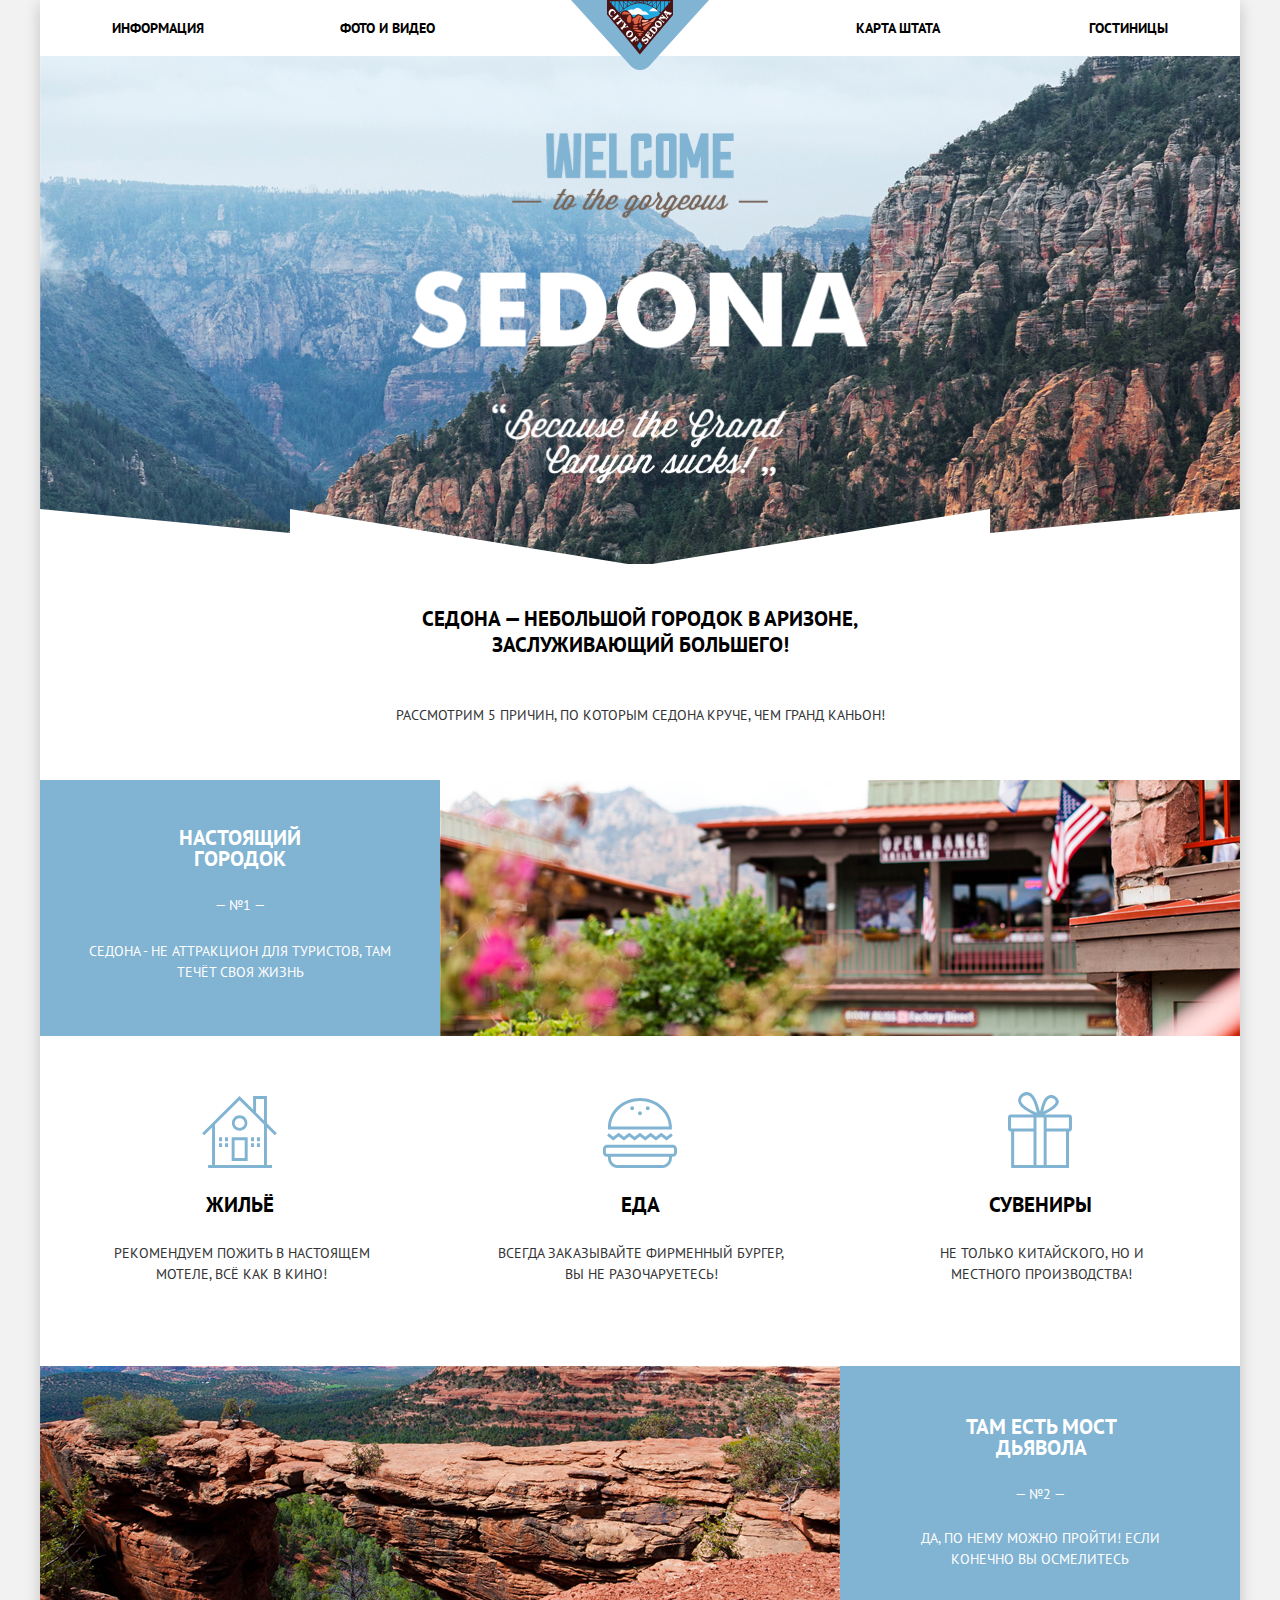
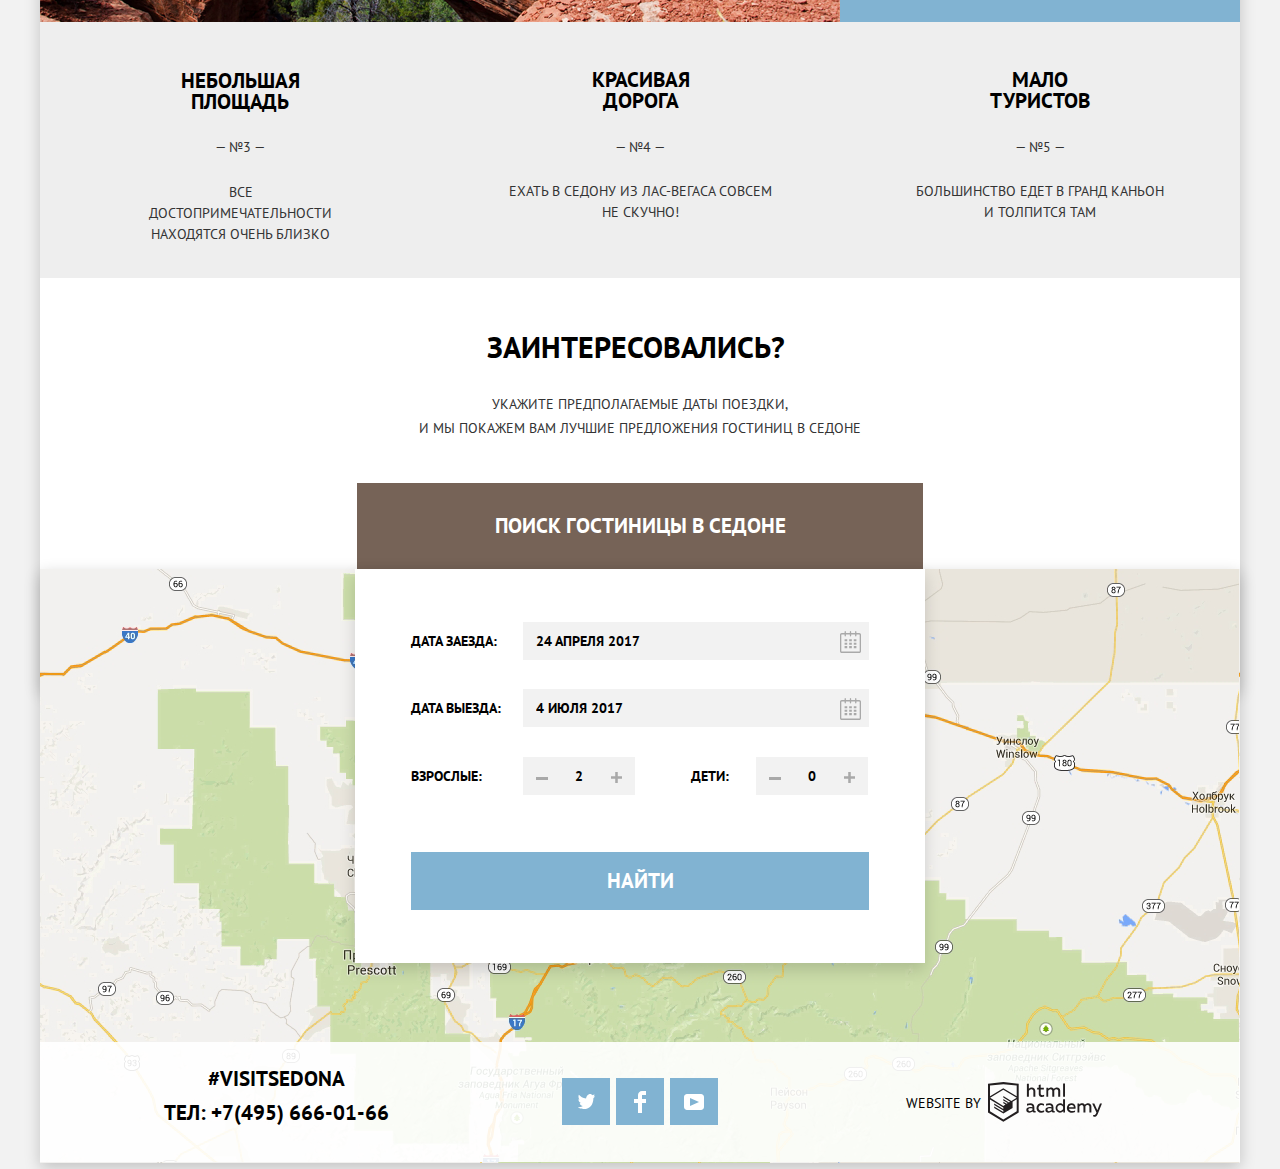
<file: index.html>
<!DOCTYPE html>
<html class="page" lang="ru">
  <head>
    <meta charset="UTF-8">
    <title>Седона</title>
    <link rel="icon" href="favicon.ico">
    <link rel="icon" href="img/favicon.svg" type="image/svg+xml">
    <link rel="apple-touch-icon" href="img/icon/180.png">
    <link rel="manifest" href="manifest.webmanifest">
    <link  rel="stylesheet" href="css/normalize.css">
    <link  rel="stylesheet" href="css/style-min.css">
    <link rel="stylesheet" href="https://fonts.googleapis.com/css?family=PT+Sans:400,700&display=swap;subset=latin,cyrillic">
  </head>
  <body class="page-body">
    <div class="container">
      <header class="main-header">
        <nav class="main-navigation">
          <a class="main-header-logo">
          <img src="img/logo.svg" width="138" height="70" alt="Логотип Седона">
          </a>
          <ul class="main-site-navigation">
            <li class="nav1"><a href="blank.html">Информация</a></li>
            <li class="nav2" ><a href="blank.html">Фото и видео</a></li>
            <li class="nav3"><a href="blank.html">Карта штата</a></li>
            <li class="nav4"><a href="catalog.html">Гостиницы</a></li>
          </ul>
        </nav>
      </header>
      <main class="content">
        <h1 class="visually-hidden">Седона городок в Аризоне</h1>
        <div class="welcome">
          <img class="welcome-to-sedona" src="img/welcome.png" alt="Добро пожаловать в Седону">
        </div>
        <section class="reasons">
          <div class=" headline">
            <h2 class="reasons-title">Рассмотрим 5 причин, по которым Седона круче, чем гранд каньон!</h2>
            <p class="reasons-title-desc"> Седона — небольшой городок в Аризоне, заслуживающий большего!</p>
          </div>
          <ol class="reasons-list">
            <li class="reasons-item-preview service-title1">
              <div class="text1">
                <h3 class="service-title">Настоящий городок </h3>
                <p class="reasons-item-lead1">— №1 —</p>
                <p class="reasons-item-lead"> Седона - не аттракцион для туристов, там<br> течёт своя жизнь</p>
              </div>
              <img class="foto-sedona" src="img/town.jpg" width="800" height="256" alt="фото городка Cедона">
              <ul class="service-list">
                <li class="service-item lodging icon1 ">
                  <h4 class="service-title">Жильё</h4>
                  <p class="service-lead">Рекомендуем пожить в настоящем мотеле, всё как в кино!</p>
                </li>
                <li class="service-item food icon2">
                  <h4 class="service-title">Еда</h4>
                  <p class="service-lead">Всегда заказывайте фирменный бургер, вы не разочаруетесь!</p>
                </li>
                <li class="service-item reminder icon3">
                  <h4 class="service-title">Сувениры</h4>
                  <p class="service-lead">Не только китайского, но и местного производства!</p>
                </li>
              </ul>
            </li>
            <li class="reasons-item-preview service-title2">
              <div class="text2">
                <h3 class="service-title">Там есть Мост дьявола</h3>
                <p class="reasons-item-lead1">— №2 —</p>
                <p class="reasons-item-lead2">Да, по нему можно пройти! Если конечно вы осмелитесь</p>
              </div>
              <img class="foto-bridge" src="img/bridge.jpg" width="800" height="256" alt="фото  Моста дьявола">
            </li>
            <li class="reasons-item">
              <h3 class="service-title  title1">небольшая площадь</h3>
              <p class="reasons-item-lead-gray">— №3 —</p>
              <p class="reasons-item-lead-gray item-lead">все достопримечательности находятся очень близко</p>
            </li>
            <li class="reasons-item">
              <h3 class="service-title title2">красивая дорога</h3>
              <p class="reasons-item-lead-gray">— №4 —</p>
              <p class="reasons-item-lead-gray item-lead2">ехать в седону из лас-вегаса совсем не скучно!</p>
            </li>
            <li class="reasons-item">
              <h3 class="service-title title3">мало туристов</h3>
              <p class="reasons-item-lead-gray">— №5 —</p>
              <p class="reasons-item-lead-gray item-lead3">большинство едет в гранд каньон и толпится там</p>
            </li>
          </ol>
        </section>
        <section class="appointment">
          <h2 class="appointment-title"> Заинтересовались?</h2>
          <p class="apointment-info">Укажите предполагаемые даты поездки, <br>
            и мы покажем вам лучшие предложения гостиниц в седоне
          </p>
          <div class="search-hotel">
            <button class="button button-search search-hotel1" type="button">ПОИСК ГОСТИНИЦЫ В  СЕДОНЕ </button>
            <form class="appointment-form" action="https://echo.htmlacademy.ru" method="POST">
              <p class="appointment-item-form date-in">
                <label for="appointment-date-in">Дата заездa:</label>
                <input id="appointment-date-in"  type="text" name="date-in" placeholder="24 апреля 2017">
                <button class="button-date" type="button">
                  <span class="visually-hidden">Date</span>
                  <svg width="21" height="23" viewBox="0 0 21 23" fill="none" xmlns="http://www.w3.org/2000/svg">
                    <path fill-rule="evenodd" clip-rule="evenodd" d="M16.406 3.02498H19.251C20.217 3.02498 21 3.84698 21 4.86198V21.164C21 22.179 20.217 23 19.251 23H1.75C0.784 23 0 22.179 0 21.164V4.86198C0 3.84698 0.784 3.02498 1.75 3.02498H4.593V1.64798C4.593 1.26698 4.887 0.958984 5.25 0.958984C5.612 0.958984 5.906 1.26698 5.906 1.64798V3.02498H9.844V1.64798C9.844 1.26698 10.138 0.958984 10.501 0.958984C10.862 0.958984 11.156 1.26698 11.156 1.64798V3.02498H15.094V1.64798C15.094 1.26698 15.387 0.958984 15.75 0.958984C16.112 0.958984 16.406 1.26698 16.406 1.64798V3.02498ZM19.5646 21.484C19.6466 21.3979 19.691 21.2828 19.688 21.164H19.689V4.86198C19.689 4.60898 19.493 4.40298 19.252 4.40298H16.407V5.78098C16.407 6.16198 16.113 6.46998 15.751 6.46998C15.388 6.46998 15.095 6.16198 15.095 5.78098V4.40298H11.157V5.78098C11.157 6.16198 10.863 6.46998 10.502 6.46998C10.139 6.46998 9.845 6.16198 9.845 5.78098V4.40298H5.907V5.78098C5.907 6.16198 5.613 6.46998 5.251 6.46998C4.888 6.46998 4.594 6.16198 4.594 5.78098V4.40298H1.75C1.50263 4.40953 1.30696 4.61458 1.312 4.86198V21.164C1.30696 21.4114 1.50263 21.6164 1.75 21.623H19.251C19.3698 21.6201 19.4826 21.5701 19.5646 21.484Z" fill="#A9A9A9"/>
                    <path fill-rule="evenodd" clip-rule="evenodd" d="M4.59399 9.2251H7.21899V11.2911H4.59399V9.2251ZM4.59399 12.6681H7.21899V14.7351H4.59399V12.6681ZM7.21899 16.1121H4.59399V18.1781H7.21899V16.1121ZM9.18799 16.1121H11.813V18.1781H9.18799V16.1121ZM11.813 12.6681H9.18799V14.7351H11.813V12.6681ZM9.18799 9.2251H11.813V11.2911H9.18799V9.2251ZM16.406 16.1121H13.781V18.1781H16.406V16.1121ZM13.781 12.6681H16.406V14.7351H13.781V12.6681ZM16.406 9.2251H13.781V11.2911H16.406V9.2251Z" fill="#A9A9A9"/>
                  </svg>
                </button>
              </p>
              <p class="appointment-item-form date-of">
                <label for="appointment-date-of">Дата выезда:</label>
                <input id="appointment-date-of" type="text" name="date-of" placeholder="4 июля 2017">
                <button class="button-date" type="button">
                  <span class="visually-hidden">Date</span>
                  <svg width="21" height="23" viewBox="0 0 21 23" fill="none" xmlns="http://www.w3.org/2000/svg">
                    <path fill-rule="evenodd" clip-rule="evenodd" d="M16.406 3.02498H19.251C20.217 3.02498 21 3.84698 21 4.86198V21.164C21 22.179 20.217 23 19.251 23H1.75C0.784 23 0 22.179 0 21.164V4.86198C0 3.84698 0.784 3.02498 1.75 3.02498H4.593V1.64798C4.593 1.26698 4.887 0.958984 5.25 0.958984C5.612 0.958984 5.906 1.26698 5.906 1.64798V3.02498H9.844V1.64798C9.844 1.26698 10.138 0.958984 10.501 0.958984C10.862 0.958984 11.156 1.26698 11.156 1.64798V3.02498H15.094V1.64798C15.094 1.26698 15.387 0.958984 15.75 0.958984C16.112 0.958984 16.406 1.26698 16.406 1.64798V3.02498ZM19.5646 21.484C19.6466 21.3979 19.691 21.2828 19.688 21.164H19.689V4.86198C19.689 4.60898 19.493 4.40298 19.252 4.40298H16.407V5.78098C16.407 6.16198 16.113 6.46998 15.751 6.46998C15.388 6.46998 15.095 6.16198 15.095 5.78098V4.40298H11.157V5.78098C11.157 6.16198 10.863 6.46998 10.502 6.46998C10.139 6.46998 9.845 6.16198 9.845 5.78098V4.40298H5.907V5.78098C5.907 6.16198 5.613 6.46998 5.251 6.46998C4.888 6.46998 4.594 6.16198 4.594 5.78098V4.40298H1.75C1.50263 4.40953 1.30696 4.61458 1.312 4.86198V21.164C1.30696 21.4114 1.50263 21.6164 1.75 21.623H19.251C19.3698 21.6201 19.4826 21.5701 19.5646 21.484Z" fill="#A9A9A9"/>
                    <path fill-rule="evenodd" clip-rule="evenodd" d="M4.59399 9.2251H7.21899V11.2911H4.59399V9.2251ZM4.59399 12.6681H7.21899V14.7351H4.59399V12.6681ZM7.21899 16.1121H4.59399V18.1781H7.21899V16.1121ZM9.18799 16.1121H11.813V18.1781H9.18799V16.1121ZM11.813 12.6681H9.18799V14.7351H11.813V12.6681ZM9.18799 9.2251H11.813V11.2911H9.18799V9.2251ZM16.406 16.1121H13.781V18.1781H16.406V16.1121ZM13.781 12.6681H16.406V14.7351H13.781V12.6681ZM16.406 9.2251H13.781V11.2911H16.406V9.2251Z" fill="#A9A9A9"/>
                  </svg>
                </button>
              </p>
              <p class="appointment-item-figure adultse-children">
                <label for="appointment-adultse">Взрослые:</label>
                <button class="button-minus" type="button">
                  <span class="visually-hidden">-</span>
                  <svg width="12" height="3" viewBox="0 0 12 3" fill="none" xmlns="http://www.w3.org/2000/svg">
                    <rect width="12" height="3" fill="#A9A9A9"/>
                  </svg>
                </button>
                <input id="appointment-adultse" type="text" name="number-ads" placeholder="2">
                <button class="button-plus" type="button">
                  <span class="visually-hidden">+</span>
                  <svg width="11" height="11" viewBox="0 0 11 11" fill="none" xmlns="http://www.w3.org/2000/svg">
                    <path fill-rule="evenodd" clip-rule="evenodd" d="M4.23086 6.76932V11H6.76932V6.76932H11V4.23086H6.76932V0H4.23085V4.23086H0V6.76932H4.23086Z" fill="#A9A9A9"/>
                  </svg>
                </button>
                <label for="appointment-children">Дети:</label>
                <button class="button-minus"  type="button">
                  <span class="visually-hidden">-</span>
                  <svg width="12" height="3" viewBox="0 0 12 3" fill="none" xmlns="http://www.w3.org/2000/svg">
                    <rect width="12" height="3" fill="#A9A9A9"/>
                  </svg>
                </button>
                <input id="appointment-children" type="text" name="number-child" placeholder="0">
                <button class="button-plus"  type="button">
                  <span class="visually-hidden">+</span>
                  <svg width="11" height="11" viewBox="0 0 11 11" fill="none" xmlns="http://www.w3.org/2000/svg">
                    <path fill-rule="evenodd" clip-rule="evenodd" d="M4.23086 6.76932V11H6.76932V6.76932H11V4.23086H6.76932V0H4.23085V4.23086H0V6.76932H4.23086Z" fill="#A9A9A9"/>
                  </svg>
                </button>
              </p>
              <button class="button-find button-search" type="submit">Найти</button>
            </form>
          </div>
        </section>
        <section class="main-map">
          <div class="map-img">
            <h2 class="visually-hidden">Как нас найти?</h2>
            <p class="visually-hidden">Карта Седона</p>
            <iframe src="https://www.google.com/maps/embed?pb=!1m18!1m12!1m3!1d52385.135657476916!2d-111.83015810420495!3d34.85444381570011!2m3!1f0!2f0!3f0!3m2!1i1024!2i768!4f13.1!3m3!1m2!1s0x872da132f942b00d%3A0x5548c523fa6c8efd!2z0KHQtdC00L7QvdCwLCDQkNGA0LjQt9C-0L3QsCA4NjMzNiwg0KHQqNCQ!5e0!3m2!1sru!2sua!4v1615973491815!5m2!1sru!2sua" width="1200" height="594" style="border:0;" allowfullscreen="" loading="lazy"></iframe>
          </div>
        </section>
      </main>
      <footer class="main-footer">
        <div class="footer-look">
          <section class="footer-contacts">
            <h2> #VISITSEDONA</h2>
            <p> Тел:<a class="footer-phone" href="tel:+74956660166"> +7(495) 666-01-66</a>  </p>
          </section>
          <section class="footer-social">
            <h2 class="visually-hidden">Мы в соцсетях</h2>
            <ul>
              <li>
                <a class="social-button" href="#">
                  <span class="visually-hidden">Twitter</span>
                  <svg width="17" height="17" viewBox="0 0 17 17" fill="none" xmlns="http://www.w3.org/2000/svg">
                    <path d="M10.95 1.14403C12.635 0.648028 13.934 1.41403 14.527 2.32303C15.2 2.09203 15.858 1.84203 16.538 1.61503C16.5249 2.30139 16.2117 2.94755 15.681 3.38303C16.366 3.55303 16.985 2.89203 16.985 2.89203C16.816 3.89203 15.979 4.68003 15.422 4.91603C15.191 11.666 12.247 16.133 5.34498 15.998H4.89898C4.48898 15.998 0.734977 15.538 0.000976562 14.111C2.27198 14.307 3.89398 13.689 4.69398 12.934C3.73398 12.634 2.01498 12.457 1.71498 9.98403C2.06398 10.09 2.27898 10.212 2.90498 10.103C1.70498 9.24703 0.373977 8.53003 0.447977 6.33003C0.732977 6.65803 1.51498 6.86603 1.78798 6.80203C1.08498 6.56103 -0.182023 3.44203 0.893977 1.85003C2.71198 3.70403 4.62898 5.45603 8.04598 5.62303C8.25398 3.33003 9.18298 1.79303 10.95 1.14403Z" fill="white"/>
                  </svg>
                </a>
              </li>
              <li>
                <a class="social-button" href="#">
                  <span class="visually-hidden">Fasebook</span>
                  <svg width="12" height="22" viewBox="0 0 12 22" fill="none" xmlns="http://www.w3.org/2000/svg">
                    <path d="M12 4V0H8C5.79086 0 4 1.79086 4 4V8H0V12H4V22H8V12H12V8H8V4H12Z" fill="white"/>
                  </svg>
                </a>
              </li>
              <li>
                <a class="social-button" href="#">
                  <span class="visually-hidden">YouTube</span>
                  <svg width="20" height="16" viewBox="0 0 20 16" fill="none" xmlns="http://www.w3.org/2000/svg">
                    <path fill-rule="evenodd" clip-rule="evenodd" d="M3 0H17C18.65 0 20 1.35 20 3V13C20 14.65 18.65 16 17 16H3C1.35 16 0 14.65 0 13V3C0 1.35 1.35 0 3 0ZM6.027 4.002V11.998L15.014 8L6.027 4.002Z" fill="white"/>
                  </svg>
                </a>
              </li>
            </ul>
          </section>
          <section class="footer-copyright">
            <h2 class="visually-hidden">Разработано в htmlacademy</h2>
            <p class="by">Website by</p>
            <a class="web-by" href="https://htmlacademy.ru">
              <svg width="115" height="41" viewBox="0 0 115 41" fill="none" xmlns="http://www.w3.org/2000/svg">
                <path fill-rule="evenodd" clip-rule="evenodd" d="M15.5197 1.05737H15.3509L0 2.71895V31.4945L15.3509 40.8382L30.7018 31.4945V2.71895L15.5197 1.05737ZM77.0183 2.62185H75.0876V15.7311H77.0183V2.62185ZM40.8619 2.63264V7.76843C41.6131 6.9864 42.6386 6.5436 43.7105 6.53843C44.6823 6.47908 45.6329 6.84495 46.3253 7.54479C47.0177 8.24462 47.3866 9.21244 47.3399 10.2068V15.7634H45.367V10.4658C45.4231 9.94897 45.2754 9.43059 44.9566 9.02553C44.6377 8.62047 44.174 8.36218 43.6683 8.3079H43.3518C42.3456 8.36979 41.4321 8.9295 40.9041 9.80764V15.7634H38.8995V2.63264H40.8619ZM77.0183 31.4837H75.2775V30.0595C74.4828 31.1353 73.23 31.7538 71.9119 31.7211C69.4751 31.5528 67.5825 29.4822 67.5825 26.9845C67.5825 24.4867 69.4751 22.4162 71.9119 22.2479C73.1195 22.2052 74.2818 22.7203 75.0771 23.6505V18.3205H77.0183V31.4837ZM47.0656 30.0595C47.263 30.0515 47.4583 30.0152 47.6459 29.9516V31.3866C47.2482 31.5404 46.826 31.6172 46.4009 31.6132C45.6482 31.6769 44.9394 31.2429 44.639 30.5342C43.7036 31.31 42.5302 31.7227 41.3261 31.6995C39.733 31.6995 38.256 30.804 38.256 28.9482C38.256 26.65 40.3661 25.9379 42.1702 25.9379C42.9402 25.9505 43.707 26.0408 44.4596 26.2076V25.884C44.4596 24.805 43.6578 23.9742 42.1491 23.9742C41.0585 23.9764 39.9804 24.2116 38.9839 24.6647V22.8305C40.0678 22.451 41.204 22.2506 42.3495 22.2371C44.8394 22.2371 46.3693 23.4455 46.3693 26.1753V29.4121C46.3546 29.5668 46.401 29.721 46.4981 29.8406C46.5951 29.9601 46.7349 30.035 46.8862 30.0487H47.0656V30.0595ZM40.2711 28.8403C40.298 29.229 40.4761 29.5905 40.7655 29.844C41.055 30.0974 41.4317 30.2217 41.8115 30.189H41.9275C42.8819 30.1906 43.7973 29.8022 44.4702 29.11V27.5779C43.842 27.4414 43.2026 27.3655 42.5605 27.3513C41.5055 27.3513 40.2817 27.7074 40.2817 28.8403H40.2711ZM56.0229 22.9384C55.1962 22.4632 54.2596 22.2246 53.3115 22.2479H52.9422C51.7332 22.2873 50.5891 22.8166 49.7619 23.7192C48.9347 24.6218 48.4923 25.8236 48.5321 27.06V27.5024C48.6957 30.0004 50.805 31.8921 53.2482 31.7318C54.2519 31.7555 55.2477 31.5452 56.1601 31.1168V29.2718C55.3769 29.7215 54.4945 29.9591 53.5963 29.9624C52.5199 30.0288 51.4963 29.4793 50.9385 28.5356C50.3806 27.5918 50.3806 26.4095 50.9385 25.4658C51.4963 24.522 52.5199 23.9725 53.5963 24.039C54.461 24.0357 55.3066 24.2989 56.0229 24.7942V22.9384ZM66.1514 30.0595C66.3488 30.0515 66.5441 30.0152 66.7317 29.9516V31.3866C66.334 31.5404 65.9118 31.6172 65.4867 31.6132C64.734 31.6769 64.0252 31.2429 63.7248 30.5342C62.7894 31.31 61.616 31.7227 60.4119 31.6995C58.8188 31.6995 57.3417 30.804 57.3417 28.9482C57.3417 26.65 59.4518 25.9379 61.256 25.9379C62.0259 25.9505 62.7928 26.0408 63.5454 26.2076V25.884C63.5454 24.805 62.7436 23.9742 61.2349 23.9742C60.1443 23.9764 59.0662 24.2116 58.0697 24.6647V22.8305C59.1536 22.451 60.2897 22.2506 61.4353 22.2371C63.9252 22.2371 65.455 23.4455 65.455 26.1753V29.4121C65.4404 29.5668 65.4868 29.721 65.5838 29.8406C65.6809 29.9601 65.8207 30.035 65.972 30.0487H66.1514V30.0595ZM59.855 29.8481C59.5632 29.5943 59.3837 29.2311 59.3569 28.8403H59.378C59.378 27.7074 60.5385 27.3513 61.6569 27.3513C62.299 27.3655 62.9383 27.4414 63.5665 27.5779V29.11C62.8937 29.8022 61.9782 30.1906 61.0239 30.189H60.9078C60.5263 30.2247 60.1469 30.1019 59.855 29.8481ZM69.3271 26.9305C69.3271 25.2859 70.6308 23.9526 72.239 23.9526L72.2601 24.0066C73.4742 24.0066 74.5742 24.7382 75.0665 25.8732V28.0311C74.5856 29.1871 73.4673 29.9296 72.239 29.9084C70.6308 29.9084 69.3271 28.5752 69.3271 26.9305ZM83.3486 22.2479C86.8408 22.2479 88.0541 25.1395 87.4844 27.7397H80.922C81.1436 29.3582 82.6839 30.0163 84.2876 30.0163C85.2509 30.0196 86.2027 29.8021 87.0729 29.3797V31.1061C86.0736 31.5421 84.9939 31.7519 83.9078 31.7211C81.2385 31.7211 78.8963 30.189 78.8963 26.9521C78.8362 25.7502 79.2482 24.5736 80.0408 23.6841C80.8334 22.7945 81.9408 22.2658 83.1165 22.2155H83.3486V22.2479ZM80.8693 26.1753C80.9704 24.8237 82.1216 23.8104 83.4436 23.9095H83.4858C84.1064 23.8531 84.7196 24.08 85.1612 24.5295C85.6028 24.979 85.8275 25.6051 85.7752 26.24H80.8693V26.1753ZM89.489 31.4621V22.4961H91.2298V23.575C91.9777 22.7197 93.041 22.2229 94.1628 22.2047C95.2951 22.1328 96.3712 22.7163 96.9482 23.7153C97.7407 22.8335 98.8477 22.3161 100.018 22.2803C100.952 22.2327 101.859 22.6011 102.507 23.2901C103.154 23.9792 103.478 24.9213 103.394 25.8732V31.4837H101.39V25.9271C101.437 25.4734 101.306 25.0191 101.024 24.6647C100.743 24.3104 100.336 24.0852 99.8917 24.039H99.6174C98.7512 24.0941 97.9525 24.536 97.4335 25.2474V31.4837H95.4289V25.9271C95.4728 25.47 95.3357 25.0139 95.0481 24.6611C94.7606 24.3082 94.3467 24.088 93.8991 24.0497H93.6881C92.7466 24.1344 91.8915 24.6449 91.3564 25.4416V31.5161H89.5312L89.489 31.4621ZM113.977 22.4745H111.972L109.324 29.2718L106.306 22.4853H104.196L108.417 31.5484L108.237 32.0016C107.72 33.3611 107.003 34.0516 106.053 34.0516C105.75 34.0548 105.447 34.0112 105.156 33.9221V35.6161C105.536 35.7125 105.926 35.7632 106.317 35.7671C107.646 35.7671 108.902 35.0226 109.851 32.6813L113.977 22.4745ZM52.689 6.78658V3.54974L50.7266 4.01369V6.73264H49.144V8.49132H50.7899V12.9905C50.7231 13.817 51.0244 14.6301 51.61 15.2038C52.1955 15.7775 53.0028 16.0505 53.8073 15.9468C54.5996 15.9535 55.3875 15.8259 56.139 15.5692V13.8429C55.5727 14.0781 54.9672 14.199 54.356 14.199C53.2165 14.199 52.689 13.8105 52.689 12.6237V8.5129H55.8541V6.78658H52.689ZM58.3862 15.7526V6.75421H60.1376V7.83316C60.8811 6.97655 61.9403 6.476 63.0601 6.45211C64.1624 6.38099 65.2146 6.93142 65.8032 7.88711C66.5958 7.00534 67.7028 6.48794 68.8734 6.45211C69.8138 6.41462 70.7233 6.79859 71.364 7.50353C72.0046 8.20846 72.3126 9.16418 72.2073 10.1205V15.7418H70.2028V10.1853C70.2499 9.73151 70.1184 9.27721 69.8373 8.92287C69.5561 8.56853 69.1485 8.34334 68.7046 8.29711H68.4619C67.5957 8.35228 66.797 8.7942 66.278 9.50553V15.7418H64.2734V10.1853C64.3206 9.73151 64.1891 9.27721 63.9079 8.92287C63.6268 8.56853 63.2191 8.34334 62.7752 8.29711H62.5326C61.5911 8.38181 60.736 8.89229 60.2009 9.68895V15.7634H58.3862V15.7526ZM28.6972 30.3033L28.7078 30.2968L28.6972 30.3184V30.3033ZM28.6972 18.3205V30.3033L15.3509 38.4321L2.00459 30.3184V18.5147L15.2876 26.6068V28.0311L6.18257 22.5284V23.9418L15.3404 29.5632V31.0629L6.19312 25.4955V26.9521L15.3509 32.5734L24.5826 26.9197V20.8129L28.6972 18.3205ZM28.7078 16.7776L25.0362 18.9355L23.3482 20.0145L15.3087 15.0837V16.4971L22.156 20.7266L22.0083 20.8237L20.9532 21.4063L15.2876 17.9537V19.3995L19.761 22.1184L18.706 22.8413L15.3298 20.7913V22.2047L17.5454 23.5426L15.2982 24.9021L2.11009 16.864L15.3087 8.72869L28.7078 16.7776ZM15.2876 7.27211L28.7078 15.3534V4.56395L15.3615 3.12895L2.01514 4.56395V15.3534L15.2876 7.27211Z" fill="#231F20"/>
              </svg>
            </a>
          </section>
        </div>
      </footer>
    </div>
  </body>
</html>
</file>
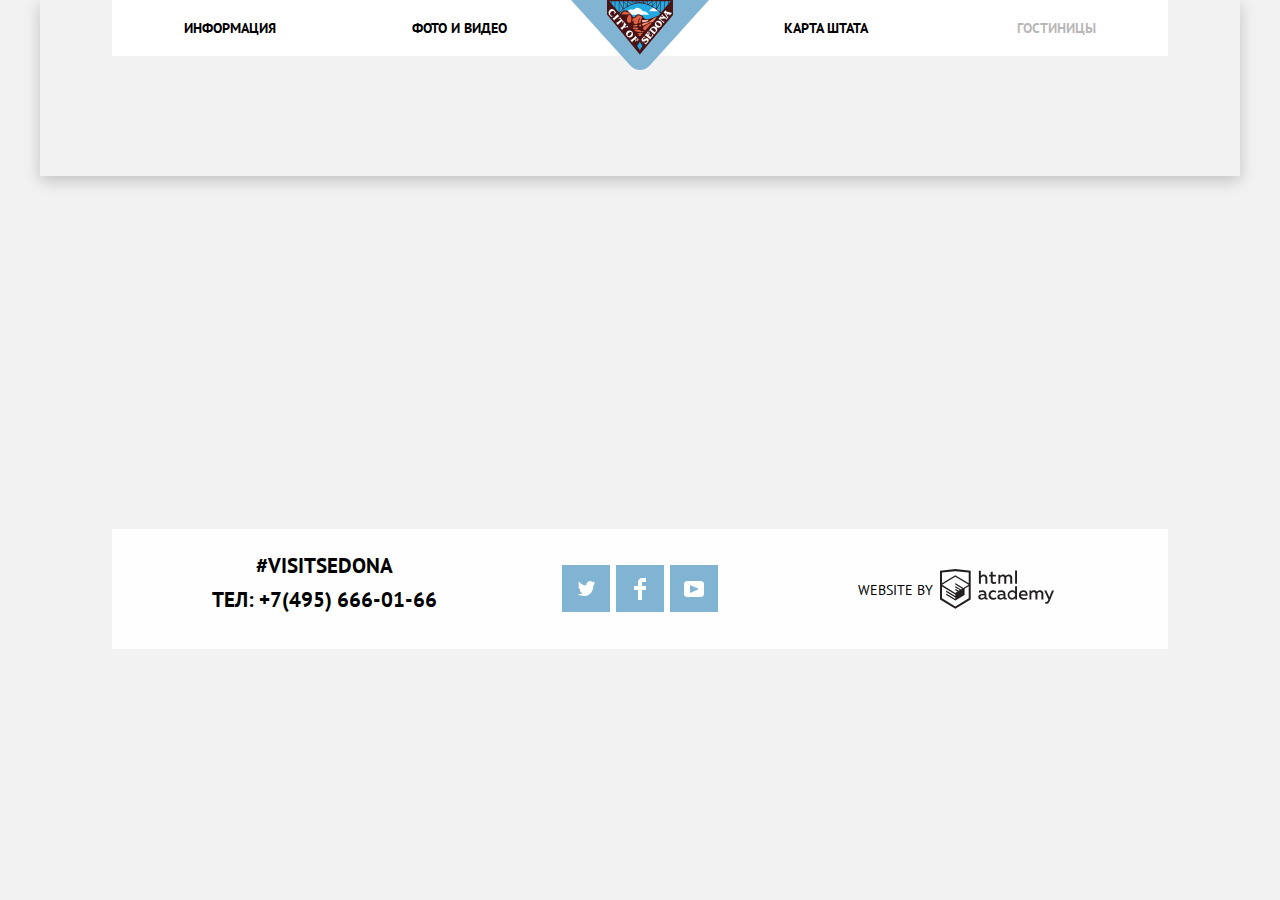
<file: blank.html>
<!DOCTYPE html>
<html class="page" lang="ru">
  <head>
    <meta charset="UTF-8">
    <title>Седона</title>
    <link rel="icon" href="favicon.ico">
    <link rel="icon" href="img/favicon.svg" type="image/svg+xml">
    <link rel="apple-touch-icon" href="img/icon/180.png">
    <link rel="manifest" href="manifest.webmanifest">
    <link  rel="stylesheet" href="css/normalize.css">
    <link  rel="stylesheet" href="css/style-min.css">
    <link rel="stylesheet" href="https://fonts.googleapis.com/css?family=PT+Sans:400,700&display=swap;subset=latin,cyrillic">
  </head>
  <body class="page-body">
    <div class="container">
      <header class="main-header">
        <nav class="main-navigation">
          <a class="main-header-logo" href="index.html">
          <img src="img/logo.svg" width="138" height="70" alt="Логотип Седона">
          </a>
          <ul class="main-site-navigation">
            <li><a href="blank.html">Информация</a></li>
            <li><a href="blank.html">Фото и видео</a></li>
            <li><a href="blank.html">Карта штата</a></li>
            <li class="active"><a>Гостиницы</a></li>
          </ul>
        </nav>
      </header>

      <footer class="main-footer">
        <div class="footer-look">
          <section class="footer-contacts">
            <h2> #VISITSEDONA</h2>
            <p> Тел:<a class="footer-phone" href="tel:+74956660166"> +7(495) 666-01-66</a>  </p>
          </section>
          <section class="footer-social">
            <h2 class="visually-hidden">Мы в соцсетях</h2>
            <ul>
              <li>
                <a class="social-button" href="#">
                  <span class="visually-hidden">Twitter</span>
                  <svg width="17" height="17" viewBox="0 0 17 17" fill="none" xmlns="http://www.w3.org/2000/svg">
                    <path d="M10.95 1.14403C12.635 0.648028 13.934 1.41403 14.527 2.32303C15.2 2.09203 15.858 1.84203 16.538 1.61503C16.5249 2.30139 16.2117 2.94755 15.681 3.38303C16.366 3.55303 16.985 2.89203 16.985 2.89203C16.816 3.89203 15.979 4.68003 15.422 4.91603C15.191 11.666 12.247 16.133 5.34498 15.998H4.89898C4.48898 15.998 0.734977 15.538 0.000976562 14.111C2.27198 14.307 3.89398 13.689 4.69398 12.934C3.73398 12.634 2.01498 12.457 1.71498 9.98403C2.06398 10.09 2.27898 10.212 2.90498 10.103C1.70498 9.24703 0.373977 8.53003 0.447977 6.33003C0.732977 6.65803 1.51498 6.86603 1.78798 6.80203C1.08498 6.56103 -0.182023 3.44203 0.893977 1.85003C2.71198 3.70403 4.62898 5.45603 8.04598 5.62303C8.25398 3.33003 9.18298 1.79303 10.95 1.14403Z" fill="white"/>
                  </svg>
                </a>
              </li>
              <li>
                <a class="social-button" href="#">
                  <span class="visually-hidden">Fasebook</span>
                  <svg width="12" height="22" viewBox="0 0 12 22" fill="none" xmlns="http://www.w3.org/2000/svg">
                    <path d="M12 4V0H8C5.79086 0 4 1.79086 4 4V8H0V12H4V22H8V12H12V8H8V4H12Z" fill="white"/>
                  </svg>
                </a>
              </li>
              <li>
                <a class="social-button" href="#">
                  <span class="visually-hidden">YouTube</span>
                  <svg width="20" height="16" viewBox="0 0 20 16" fill="none" xmlns="http://www.w3.org/2000/svg">
                    <path fill-rule="evenodd" clip-rule="evenodd" d="M3 0H17C18.65 0 20 1.35 20 3V13C20 14.65 18.65 16 17 16H3C1.35 16 0 14.65 0 13V3C0 1.35 1.35 0 3 0ZM6.027 4.002V11.998L15.014 8L6.027 4.002Z" fill="white"/>
                  </svg>
                </a>
              </li>
            </ul>
          </section>
          <section class="footer-copyright">
            <h2 class="visually-hidden">Разработано в htmlacademy</h2>
            <p class="by">Website by</p>
            <a class="web-by" href="https://htmlacademy.ru">
              <svg width="115" height="41" viewBox="0 0 115 41" fill="none" xmlns="http://www.w3.org/2000/svg">
                <path fill-rule="evenodd" clip-rule="evenodd" d="M15.5197 1.05737H15.3509L0 2.71895V31.4945L15.3509 40.8382L30.7018 31.4945V2.71895L15.5197 1.05737ZM77.0183 2.62185H75.0876V15.7311H77.0183V2.62185ZM40.8619 2.63264V7.76843C41.6131 6.9864 42.6386 6.5436 43.7105 6.53843C44.6823 6.47908 45.6329 6.84495 46.3253 7.54479C47.0177 8.24462 47.3866 9.21244 47.3399 10.2068V15.7634H45.367V10.4658C45.4231 9.94897 45.2754 9.43059 44.9566 9.02553C44.6377 8.62047 44.174 8.36218 43.6683 8.3079H43.3518C42.3456 8.36979 41.4321 8.9295 40.9041 9.80764V15.7634H38.8995V2.63264H40.8619ZM77.0183 31.4837H75.2775V30.0595C74.4828 31.1353 73.23 31.7538 71.9119 31.7211C69.4751 31.5528 67.5825 29.4822 67.5825 26.9845C67.5825 24.4867 69.4751 22.4162 71.9119 22.2479C73.1195 22.2052 74.2818 22.7203 75.0771 23.6505V18.3205H77.0183V31.4837ZM47.0656 30.0595C47.263 30.0515 47.4583 30.0152 47.6459 29.9516V31.3866C47.2482 31.5404 46.826 31.6172 46.4009 31.6132C45.6482 31.6769 44.9394 31.2429 44.639 30.5342C43.7036 31.31 42.5302 31.7227 41.3261 31.6995C39.733 31.6995 38.256 30.804 38.256 28.9482C38.256 26.65 40.3661 25.9379 42.1702 25.9379C42.9402 25.9505 43.707 26.0408 44.4596 26.2076V25.884C44.4596 24.805 43.6578 23.9742 42.1491 23.9742C41.0585 23.9764 39.9804 24.2116 38.9839 24.6647V22.8305C40.0678 22.451 41.204 22.2506 42.3495 22.2371C44.8394 22.2371 46.3693 23.4455 46.3693 26.1753V29.4121C46.3546 29.5668 46.401 29.721 46.4981 29.8406C46.5951 29.9601 46.7349 30.035 46.8862 30.0487H47.0656V30.0595ZM40.2711 28.8403C40.298 29.229 40.4761 29.5905 40.7655 29.844C41.055 30.0974 41.4317 30.2217 41.8115 30.189H41.9275C42.8819 30.1906 43.7973 29.8022 44.4702 29.11V27.5779C43.842 27.4414 43.2026 27.3655 42.5605 27.3513C41.5055 27.3513 40.2817 27.7074 40.2817 28.8403H40.2711ZM56.0229 22.9384C55.1962 22.4632 54.2596 22.2246 53.3115 22.2479H52.9422C51.7332 22.2873 50.5891 22.8166 49.7619 23.7192C48.9347 24.6218 48.4923 25.8236 48.5321 27.06V27.5024C48.6957 30.0004 50.805 31.8921 53.2482 31.7318C54.2519 31.7555 55.2477 31.5452 56.1601 31.1168V29.2718C55.3769 29.7215 54.4945 29.9591 53.5963 29.9624C52.5199 30.0288 51.4963 29.4793 50.9385 28.5356C50.3806 27.5918 50.3806 26.4095 50.9385 25.4658C51.4963 24.522 52.5199 23.9725 53.5963 24.039C54.461 24.0357 55.3066 24.2989 56.0229 24.7942V22.9384ZM66.1514 30.0595C66.3488 30.0515 66.5441 30.0152 66.7317 29.9516V31.3866C66.334 31.5404 65.9118 31.6172 65.4867 31.6132C64.734 31.6769 64.0252 31.2429 63.7248 30.5342C62.7894 31.31 61.616 31.7227 60.4119 31.6995C58.8188 31.6995 57.3417 30.804 57.3417 28.9482C57.3417 26.65 59.4518 25.9379 61.256 25.9379C62.0259 25.9505 62.7928 26.0408 63.5454 26.2076V25.884C63.5454 24.805 62.7436 23.9742 61.2349 23.9742C60.1443 23.9764 59.0662 24.2116 58.0697 24.6647V22.8305C59.1536 22.451 60.2897 22.2506 61.4353 22.2371C63.9252 22.2371 65.455 23.4455 65.455 26.1753V29.4121C65.4404 29.5668 65.4868 29.721 65.5838 29.8406C65.6809 29.9601 65.8207 30.035 65.972 30.0487H66.1514V30.0595ZM59.855 29.8481C59.5632 29.5943 59.3837 29.2311 59.3569 28.8403H59.378C59.378 27.7074 60.5385 27.3513 61.6569 27.3513C62.299 27.3655 62.9383 27.4414 63.5665 27.5779V29.11C62.8937 29.8022 61.9782 30.1906 61.0239 30.189H60.9078C60.5263 30.2247 60.1469 30.1019 59.855 29.8481ZM69.3271 26.9305C69.3271 25.2859 70.6308 23.9526 72.239 23.9526L72.2601 24.0066C73.4742 24.0066 74.5742 24.7382 75.0665 25.8732V28.0311C74.5856 29.1871 73.4673 29.9296 72.239 29.9084C70.6308 29.9084 69.3271 28.5752 69.3271 26.9305ZM83.3486 22.2479C86.8408 22.2479 88.0541 25.1395 87.4844 27.7397H80.922C81.1436 29.3582 82.6839 30.0163 84.2876 30.0163C85.2509 30.0196 86.2027 29.8021 87.0729 29.3797V31.1061C86.0736 31.5421 84.9939 31.7519 83.9078 31.7211C81.2385 31.7211 78.8963 30.189 78.8963 26.9521C78.8362 25.7502 79.2482 24.5736 80.0408 23.6841C80.8334 22.7945 81.9408 22.2658 83.1165 22.2155H83.3486V22.2479ZM80.8693 26.1753C80.9704 24.8237 82.1216 23.8104 83.4436 23.9095H83.4858C84.1064 23.8531 84.7196 24.08 85.1612 24.5295C85.6028 24.979 85.8275 25.6051 85.7752 26.24H80.8693V26.1753ZM89.489 31.4621V22.4961H91.2298V23.575C91.9777 22.7197 93.041 22.2229 94.1628 22.2047C95.2951 22.1328 96.3712 22.7163 96.9482 23.7153C97.7407 22.8335 98.8477 22.3161 100.018 22.2803C100.952 22.2327 101.859 22.6011 102.507 23.2901C103.154 23.9792 103.478 24.9213 103.394 25.8732V31.4837H101.39V25.9271C101.437 25.4734 101.306 25.0191 101.024 24.6647C100.743 24.3104 100.336 24.0852 99.8917 24.039H99.6174C98.7512 24.0941 97.9525 24.536 97.4335 25.2474V31.4837H95.4289V25.9271C95.4728 25.47 95.3357 25.0139 95.0481 24.6611C94.7606 24.3082 94.3467 24.088 93.8991 24.0497H93.6881C92.7466 24.1344 91.8915 24.6449 91.3564 25.4416V31.5161H89.5312L89.489 31.4621ZM113.977 22.4745H111.972L109.324 29.2718L106.306 22.4853H104.196L108.417 31.5484L108.237 32.0016C107.72 33.3611 107.003 34.0516 106.053 34.0516C105.75 34.0548 105.447 34.0112 105.156 33.9221V35.6161C105.536 35.7125 105.926 35.7632 106.317 35.7671C107.646 35.7671 108.902 35.0226 109.851 32.6813L113.977 22.4745ZM52.689 6.78658V3.54974L50.7266 4.01369V6.73264H49.144V8.49132H50.7899V12.9905C50.7231 13.817 51.0244 14.6301 51.61 15.2038C52.1955 15.7775 53.0028 16.0505 53.8073 15.9468C54.5996 15.9535 55.3875 15.8259 56.139 15.5692V13.8429C55.5727 14.0781 54.9672 14.199 54.356 14.199C53.2165 14.199 52.689 13.8105 52.689 12.6237V8.5129H55.8541V6.78658H52.689ZM58.3862 15.7526V6.75421H60.1376V7.83316C60.8811 6.97655 61.9403 6.476 63.0601 6.45211C64.1624 6.38099 65.2146 6.93142 65.8032 7.88711C66.5958 7.00534 67.7028 6.48794 68.8734 6.45211C69.8138 6.41462 70.7233 6.79859 71.364 7.50353C72.0046 8.20846 72.3126 9.16418 72.2073 10.1205V15.7418H70.2028V10.1853C70.2499 9.73151 70.1184 9.27721 69.8373 8.92287C69.5561 8.56853 69.1485 8.34334 68.7046 8.29711H68.4619C67.5957 8.35228 66.797 8.7942 66.278 9.50553V15.7418H64.2734V10.1853C64.3206 9.73151 64.1891 9.27721 63.9079 8.92287C63.6268 8.56853 63.2191 8.34334 62.7752 8.29711H62.5326C61.5911 8.38181 60.736 8.89229 60.2009 9.68895V15.7634H58.3862V15.7526ZM28.6972 30.3033L28.7078 30.2968L28.6972 30.3184V30.3033ZM28.6972 18.3205V30.3033L15.3509 38.4321L2.00459 30.3184V18.5147L15.2876 26.6068V28.0311L6.18257 22.5284V23.9418L15.3404 29.5632V31.0629L6.19312 25.4955V26.9521L15.3509 32.5734L24.5826 26.9197V20.8129L28.6972 18.3205ZM28.7078 16.7776L25.0362 18.9355L23.3482 20.0145L15.3087 15.0837V16.4971L22.156 20.7266L22.0083 20.8237L20.9532 21.4063L15.2876 17.9537V19.3995L19.761 22.1184L18.706 22.8413L15.3298 20.7913V22.2047L17.5454 23.5426L15.2982 24.9021L2.11009 16.864L15.3087 8.72869L28.7078 16.7776ZM15.2876 7.27211L28.7078 15.3534V4.56395L15.3615 3.12895L2.01514 4.56395V15.3534L15.2876 7.27211Z" fill="#231F20"/>
              </svg>
            </a>
          </section>
        </div>
      </footer>
    </div>
  </body>
</html>
</file>
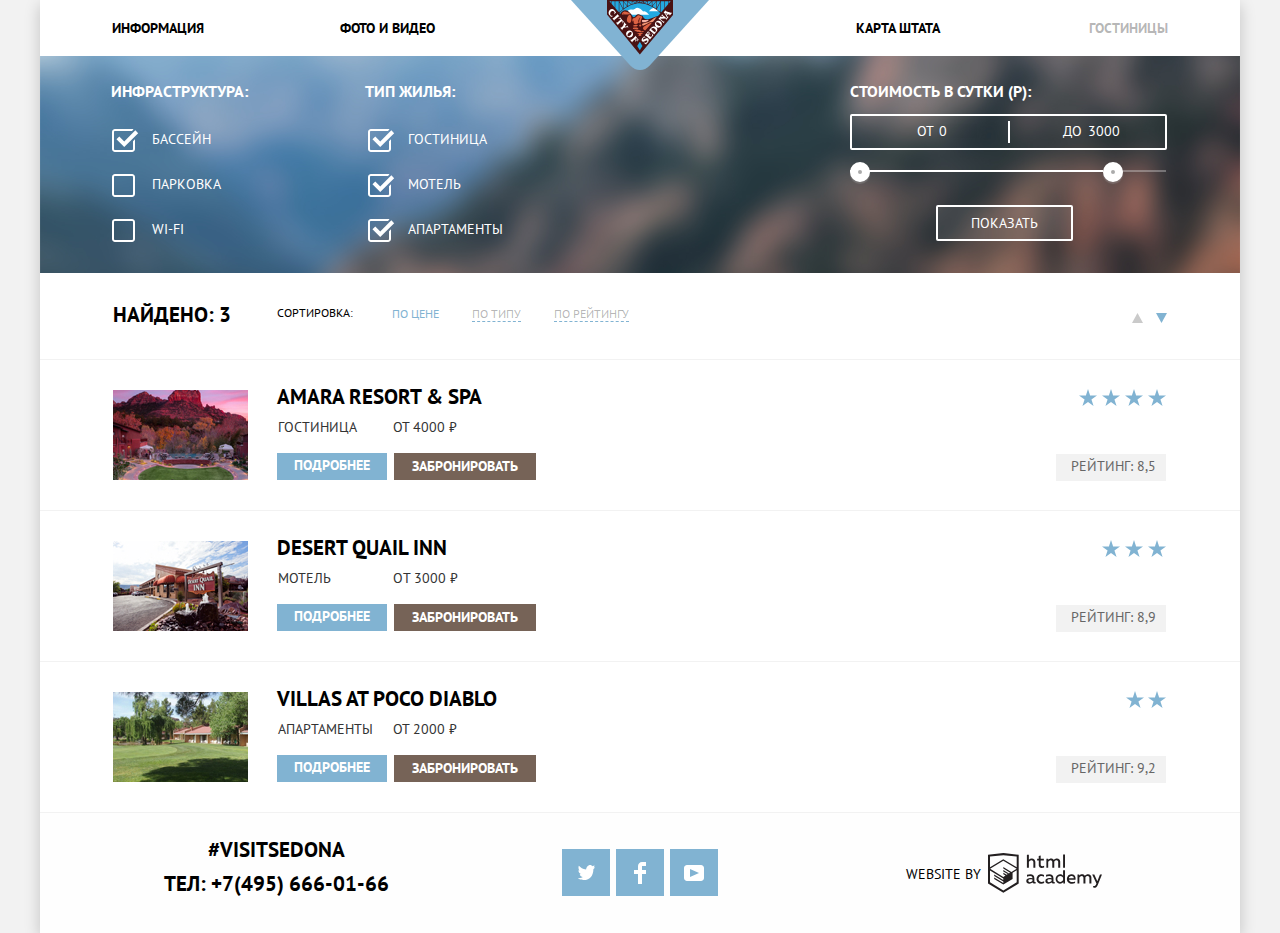
<file: catalog.html>
<!DOCTYPE html>
<html class="page" lang="ru">
  <head>
    <meta charset="UTF-8">
    <title>Седона</title>
    <link rel="icon" href="favicon.ico">
    <link rel="icon" href="img/favicon.svg" type="image/svg+xml">
    <link rel="apple-touch-icon" href="img/icon/180.png">
    <link rel="manifest" href="manifest.webmanifest">
    <link  rel="stylesheet" href="css/normalize.css">
    <link  rel="stylesheet" href="css/style-min.css">
    <link rel="stylesheet" href="https://fonts.googleapis.com/css?family=PT+Sans:400,700&display=swap;subset=latin,cyrillic">
  </head>
  <body class="page-body">
    <div class="container">
      <header class="main-header">
        <nav class="main-navigation">
          <a class="main-header-logo" href="index.html">
          <img src="img/logo.svg" width="138" height="70" alt="Логотип Седона">
          </a>
          <ul class="main-site-navigation">
            <li><a href="blank.html">Информация</a></li>
            <li><a href="blank.html">Фото и видео</a></li>
            <li><a href="blank.html">Карта штата</a></li>
            <li class="active"><a>Гостиницы</a></li>
          </ul>
        </nav>
      </header>
      <main class="wrapper-catalog">
        <section class="filters">
          <h2 class="visually-hidden ">Фильтр жилья</h2>
          <form class="filter-form" method="get" action="https://echo.htmlacademy.ru">
            <fieldset class="infrastructure">
              <legend class="filter">Инфраструктура:</legend>
              <ul class="filter-items">
                <li class="filter-option filter-checkbox">
                  <input class="visually-hidden filter-input-checkbox filter-input" type="checkbox" name="infrastructure-pool" id="filter-infrastructure-pool" checked>
                  <label for="filter-infrastructure-pool">Бассейн</label>
                </li>
                <li class="filter-option filter-checkbox">
                  <input class="visually-hidden filter-input-checkbox filter-input" type="checkbox" name="infrastructure-parking" id="filter-infrastructure-parking">
                  <label for="filter-infrastructure-parking">Парковка</label>
                </li>
                <li class="filter-option filter-checkbox">
                  <input class="visually-hidden filter-input-checkbox filter-input" type="checkbox" name="infrastructure-wi-fi" id="filter-infrastructure-wi-fi">
                  <label for="filter-infrastructure-wi-fi">wi-fi</label>
                </li>
              </ul>
            </fieldset>
            <fieldset class="housing">
              <legend class="filter">Тип жилья:</legend>
              <ul class="filter-items housing-items">
                <li class="filter-option filter-checkbox">
                  <input class="visually-hidden filter-input-checkbox" type="checkbox" name="ilnfrastructure-hotel" id="filter-infrastructure-hotel" checked>
                  <label for="filter-infrastructure-hotel">Гостиница</label>
                </li>
                <li class="filter-option filter-checkbox">
                  <input class="visually-hidden filter-input-checkbox" type="checkbox" name="infrastructure-motel" id="filter-infrastructure-motel" checked>
                  <label for="filter-infrastructure-motel">Мотель</label>
                </li>
                <li class="filter-option filter-checkbox">
                  <input class="visually-hidden filter-input-checkbox" type="checkbox" name="infrastructure-apartments" id="filter-infrastructure-apartments" checked>
                  <label for="filter-infrastructure-apartments">Апартаменты</label>
                </li>
              </ul>
            </fieldset>
            <fieldset class="cost">
              <legend>Стоимость в сутки (Р):</legend>
              <div class="range-filter">
                <div class="price-controls">
                  <label>
                  <span class="range">от</span>
                  <input class="filter-input-range" type="text" name="min-price" value="0">
                  </label>
                  <div class="vl"></div>
                  <label>
                  <span class="range2">до</span>
                  <input class="filter-input-range" type="text" name="max-price" value="3000">
                  </label>
                </div>
                <div class="range-controls">
                  <div class="scale">
                    <div class="bar" style="width: 80%; margin-left: 0"></div>
                  </div>
                  <div class="toggle toggle-min" tabindex="0" style="left: 0"></div>
                  <div class="toggle toggle-max" tabindex="0" style="left: 80%"></div>
                </div>
              </div>
              <button class="button-form" type="submit">Показать</button>
            </fieldset>
          </form>
        </section>
        <div class="houseroom">
          <section class="sorting">
            <span class="catalog-title">Найдено: 3</span>
            <h2 class="sorting-title">Сортировка:</h2>
            <ul class="sorting-list">
              <li class="sorting-item current"><a>По цене</a>
              </li>
              <li class="sorting-item"><a href="blank.html">По типу</a>
              </li>
              <li  class="sorting-item"> <a href="blank.html">По рейтингу</a>
              </li>
            </ul>
            <ul class="sorting-button-list">
              <li class="sorting-button" >
                <a href="blank.html">
                  <span class="visually-hidden">вверх</span>
                  <svg width="11" height="10" viewBox="0 0 11 10" fill="none" xmlns="http://www.w3.org/2000/svg">
                    <path d="M5.5 0L0 10H11L5.5 0Z" fill="#CACACA"/>
                  </svg>
                </a>
              </li>
              <li class="sorting-button-down">
                <a>
                  <span class="visually-hidden">низ</span>
                  <svg width="11" height="10" viewBox="0 0 11 10" fill="none" xmlns="http://www.w3.org/2000/svg">
                    <path d="M5.5 10L0 0H11" fill="#81B3D2"/>
                  </svg>
                </a>
              </li>
            </ul>
          </section>
        </div>
        <section class="catalog">
          <h2 class="visually-hidden ">Каталог жилья</h2>
          <ul class="catalog-list">
            <li class="catalog-item">
              <div class="hotel1">
                <img class="catalog-image" src="img/hotel.jpg" width="135" height="90" alt="Гостиница Amara Resort & Spa">
              </div>
              <div class="hotel2">
                <p class="catalog-name"><a href="blank.html">Amara Resort & Spa</a></p>
                <p class="catalog-price"> Гостиница </p>
                <p class="catalog-price">от 4000 ₽</p>
                <div class="catalog-search">
                  <a class="button-catalog" href="blank.html">Подробнее</a>
                  <a class="button-reserv" href="blank.html">Забронировать</a>
                </div>
              </div>
              <div class="hotel3">
                <div class="star1"><span class="visually-hidden">star</span></div>
                <p class="reyting">Рейтинг: 8,5</p>
              </div>
            </li>
            <li class="catalog-item">
              <div class="hotel1">
                <img class="catalog-image" src="img/motel.jpg" width="135" height="90" alt="Мотель Desert Quail Inn">
              </div>
              <div class="hotel2">
                <p class="catalog-name"><a href="blank.html">Desert Quail Inn</a></p>
                <p class="catalog-price">Мотель </p>
                <p class="catalog-price">oт 3000 ₽</p>
                <div class="catalog-search">
                  <a class="button-catalog" href="blank.html">Подробнее</a>
                  <a class="button-reserv" href="blank.html">Забронировать</a>
                </div>
              </div>
              <div class="hotel3">
                <div class="star2"><span class="visually-hidden">star</span></div>
                <p class="reyting">Рейтинг: 8,9</p>
              </div>
            </li>
            <li class="catalog-item">
              <div class="hotel1">
                <img class="catalog-image" src="img/Rectangle.jpg" width="135" height="90" alt="Апартаменты Villas at Poco Diablo">
              </div>
              <div class="hotel2">
                <p class="catalog-name"><a href="blank.html">Villas at Poco Diablo</a>
                <p class="catalog-price">Апартаменты </p>
                <p class="catalog-price">от 2000 ₽</p>
                <div class="catalog-search">
                  <a class="button-catalog" href="blank.html">Подробнее</a>
                  <a class="button-reserv" href="blank.html">Забронировать</a>
                </div>
              </div>
              <div class="hotel">
                <div class="star3"><span class="visually-hidden">star</span></div>
                <p class="reyting">Рейтинг: 9,2</p>
              </div>
            </li>
          </ul>
        </section>
      </main>
      <footer class="footer-catalog">
        <div class="footer-look">
          <section class="footer-contacts">
            <h2> #VISITSEDONA</h2>
            <p> Тел:<a class="footer-phone" href="tel:+74956660166"> +7(495) 666-01-66</a>  </p>
          </section>
          <section class="footer-social">
            <h2 class="visually-hidden">Мы в соцсетях</h2>
            <ul>
              <li>
                <a class="social-button" href="#">
                  <span class="visually-hidden">Twitter</span>
                  <svg width="17" height="17" viewBox="0 0 17 17" fill="none" xmlns="http://www.w3.org/2000/svg">
                    <path d="M10.95 1.14403C12.635 0.648028 13.934 1.41403 14.527 2.32303C15.2 2.09203 15.858 1.84203 16.538 1.61503C16.5249 2.30139 16.2117 2.94755 15.681 3.38303C16.366 3.55303 16.985 2.89203 16.985 2.89203C16.816 3.89203 15.979 4.68003 15.422 4.91603C15.191 11.666 12.247 16.133 5.34498 15.998H4.89898C4.48898 15.998 0.734977 15.538 0.000976562 14.111C2.27198 14.307 3.89398 13.689 4.69398 12.934C3.73398 12.634 2.01498 12.457 1.71498 9.98403C2.06398 10.09 2.27898 10.212 2.90498 10.103C1.70498 9.24703 0.373977 8.53003 0.447977 6.33003C0.732977 6.65803 1.51498 6.86603 1.78798 6.80203C1.08498 6.56103 -0.182023 3.44203 0.893977 1.85003C2.71198 3.70403 4.62898 5.45603 8.04598 5.62303C8.25398 3.33003 9.18298 1.79303 10.95 1.14403Z" fill="white"/>
                  </svg>
                </a>
              </li>
              <li>
                <a class="social-button" href="#">
                  <span class="visually-hidden">Fasebook</span>
                  <svg width="12" height="22" viewBox="0 0 12 22" fill="none" xmlns="http://www.w3.org/2000/svg">
                    <path d="M12 4V0H8C5.79086 0 4 1.79086 4 4V8H0V12H4V22H8V12H12V8H8V4H12Z" fill="white"/>
                  </svg>
                </a>
              </li>
              <li>
                <a class="social-button" href="#">
                  <span class="visually-hidden">YouTube</span>
                  <svg width="20" height="16" viewBox="0 0 20 16" fill="none" xmlns="http://www.w3.org/2000/svg">
                    <path fill-rule="evenodd" clip-rule="evenodd" d="M3 0H17C18.65 0 20 1.35 20 3V13C20 14.65 18.65 16 17 16H3C1.35 16 0 14.65 0 13V3C0 1.35 1.35 0 3 0ZM6.027 4.002V11.998L15.014 8L6.027 4.002Z" fill="white"/>
                  </svg>
                </a>
              </li>
            </ul>
          </section>
          <section class="footer-copyright">
            <h2 class="visually-hidden">Разработано в htmlacademy</h2>
            <p class="by">Website by</p>
            <a class="web-by" href="https://htmlacademy.ru">
              <svg width="115" height="41" viewBox="0 0 115 41" fill="none" xmlns="http://www.w3.org/2000/svg">
                <path fill-rule="evenodd" clip-rule="evenodd" d="M15.5197 1.05737H15.3509L0 2.71895V31.4945L15.3509 40.8382L30.7018 31.4945V2.71895L15.5197 1.05737ZM77.0183 2.62185H75.0876V15.7311H77.0183V2.62185ZM40.8619 2.63264V7.76843C41.6131 6.9864 42.6386 6.5436 43.7105 6.53843C44.6823 6.47908 45.6329 6.84495 46.3253 7.54479C47.0177 8.24462 47.3866 9.21244 47.3399 10.2068V15.7634H45.367V10.4658C45.4231 9.94897 45.2754 9.43059 44.9566 9.02553C44.6377 8.62047 44.174 8.36218 43.6683 8.3079H43.3518C42.3456 8.36979 41.4321 8.9295 40.9041 9.80764V15.7634H38.8995V2.63264H40.8619ZM77.0183 31.4837H75.2775V30.0595C74.4828 31.1353 73.23 31.7538 71.9119 31.7211C69.4751 31.5528 67.5825 29.4822 67.5825 26.9845C67.5825 24.4867 69.4751 22.4162 71.9119 22.2479C73.1195 22.2052 74.2818 22.7203 75.0771 23.6505V18.3205H77.0183V31.4837ZM47.0656 30.0595C47.263 30.0515 47.4583 30.0152 47.6459 29.9516V31.3866C47.2482 31.5404 46.826 31.6172 46.4009 31.6132C45.6482 31.6769 44.9394 31.2429 44.639 30.5342C43.7036 31.31 42.5302 31.7227 41.3261 31.6995C39.733 31.6995 38.256 30.804 38.256 28.9482C38.256 26.65 40.3661 25.9379 42.1702 25.9379C42.9402 25.9505 43.707 26.0408 44.4596 26.2076V25.884C44.4596 24.805 43.6578 23.9742 42.1491 23.9742C41.0585 23.9764 39.9804 24.2116 38.9839 24.6647V22.8305C40.0678 22.451 41.204 22.2506 42.3495 22.2371C44.8394 22.2371 46.3693 23.4455 46.3693 26.1753V29.4121C46.3546 29.5668 46.401 29.721 46.4981 29.8406C46.5951 29.9601 46.7349 30.035 46.8862 30.0487H47.0656V30.0595ZM40.2711 28.8403C40.298 29.229 40.4761 29.5905 40.7655 29.844C41.055 30.0974 41.4317 30.2217 41.8115 30.189H41.9275C42.8819 30.1906 43.7973 29.8022 44.4702 29.11V27.5779C43.842 27.4414 43.2026 27.3655 42.5605 27.3513C41.5055 27.3513 40.2817 27.7074 40.2817 28.8403H40.2711ZM56.0229 22.9384C55.1962 22.4632 54.2596 22.2246 53.3115 22.2479H52.9422C51.7332 22.2873 50.5891 22.8166 49.7619 23.7192C48.9347 24.6218 48.4923 25.8236 48.5321 27.06V27.5024C48.6957 30.0004 50.805 31.8921 53.2482 31.7318C54.2519 31.7555 55.2477 31.5452 56.1601 31.1168V29.2718C55.3769 29.7215 54.4945 29.9591 53.5963 29.9624C52.5199 30.0288 51.4963 29.4793 50.9385 28.5356C50.3806 27.5918 50.3806 26.4095 50.9385 25.4658C51.4963 24.522 52.5199 23.9725 53.5963 24.039C54.461 24.0357 55.3066 24.2989 56.0229 24.7942V22.9384ZM66.1514 30.0595C66.3488 30.0515 66.5441 30.0152 66.7317 29.9516V31.3866C66.334 31.5404 65.9118 31.6172 65.4867 31.6132C64.734 31.6769 64.0252 31.2429 63.7248 30.5342C62.7894 31.31 61.616 31.7227 60.4119 31.6995C58.8188 31.6995 57.3417 30.804 57.3417 28.9482C57.3417 26.65 59.4518 25.9379 61.256 25.9379C62.0259 25.9505 62.7928 26.0408 63.5454 26.2076V25.884C63.5454 24.805 62.7436 23.9742 61.2349 23.9742C60.1443 23.9764 59.0662 24.2116 58.0697 24.6647V22.8305C59.1536 22.451 60.2897 22.2506 61.4353 22.2371C63.9252 22.2371 65.455 23.4455 65.455 26.1753V29.4121C65.4404 29.5668 65.4868 29.721 65.5838 29.8406C65.6809 29.9601 65.8207 30.035 65.972 30.0487H66.1514V30.0595ZM59.855 29.8481C59.5632 29.5943 59.3837 29.2311 59.3569 28.8403H59.378C59.378 27.7074 60.5385 27.3513 61.6569 27.3513C62.299 27.3655 62.9383 27.4414 63.5665 27.5779V29.11C62.8937 29.8022 61.9782 30.1906 61.0239 30.189H60.9078C60.5263 30.2247 60.1469 30.1019 59.855 29.8481ZM69.3271 26.9305C69.3271 25.2859 70.6308 23.9526 72.239 23.9526L72.2601 24.0066C73.4742 24.0066 74.5742 24.7382 75.0665 25.8732V28.0311C74.5856 29.1871 73.4673 29.9296 72.239 29.9084C70.6308 29.9084 69.3271 28.5752 69.3271 26.9305ZM83.3486 22.2479C86.8408 22.2479 88.0541 25.1395 87.4844 27.7397H80.922C81.1436 29.3582 82.6839 30.0163 84.2876 30.0163C85.2509 30.0196 86.2027 29.8021 87.0729 29.3797V31.1061C86.0736 31.5421 84.9939 31.7519 83.9078 31.7211C81.2385 31.7211 78.8963 30.189 78.8963 26.9521C78.8362 25.7502 79.2482 24.5736 80.0408 23.6841C80.8334 22.7945 81.9408 22.2658 83.1165 22.2155H83.3486V22.2479ZM80.8693 26.1753C80.9704 24.8237 82.1216 23.8104 83.4436 23.9095H83.4858C84.1064 23.8531 84.7196 24.08 85.1612 24.5295C85.6028 24.979 85.8275 25.6051 85.7752 26.24H80.8693V26.1753ZM89.489 31.4621V22.4961H91.2298V23.575C91.9777 22.7197 93.041 22.2229 94.1628 22.2047C95.2951 22.1328 96.3712 22.7163 96.9482 23.7153C97.7407 22.8335 98.8477 22.3161 100.018 22.2803C100.952 22.2327 101.859 22.6011 102.507 23.2901C103.154 23.9792 103.478 24.9213 103.394 25.8732V31.4837H101.39V25.9271C101.437 25.4734 101.306 25.0191 101.024 24.6647C100.743 24.3104 100.336 24.0852 99.8917 24.039H99.6174C98.7512 24.0941 97.9525 24.536 97.4335 25.2474V31.4837H95.4289V25.9271C95.4728 25.47 95.3357 25.0139 95.0481 24.6611C94.7606 24.3082 94.3467 24.088 93.8991 24.0497H93.6881C92.7466 24.1344 91.8915 24.6449 91.3564 25.4416V31.5161H89.5312L89.489 31.4621ZM113.977 22.4745H111.972L109.324 29.2718L106.306 22.4853H104.196L108.417 31.5484L108.237 32.0016C107.72 33.3611 107.003 34.0516 106.053 34.0516C105.75 34.0548 105.447 34.0112 105.156 33.9221V35.6161C105.536 35.7125 105.926 35.7632 106.317 35.7671C107.646 35.7671 108.902 35.0226 109.851 32.6813L113.977 22.4745ZM52.689 6.78658V3.54974L50.7266 4.01369V6.73264H49.144V8.49132H50.7899V12.9905C50.7231 13.817 51.0244 14.6301 51.61 15.2038C52.1955 15.7775 53.0028 16.0505 53.8073 15.9468C54.5996 15.9535 55.3875 15.8259 56.139 15.5692V13.8429C55.5727 14.0781 54.9672 14.199 54.356 14.199C53.2165 14.199 52.689 13.8105 52.689 12.6237V8.5129H55.8541V6.78658H52.689ZM58.3862 15.7526V6.75421H60.1376V7.83316C60.8811 6.97655 61.9403 6.476 63.0601 6.45211C64.1624 6.38099 65.2146 6.93142 65.8032 7.88711C66.5958 7.00534 67.7028 6.48794 68.8734 6.45211C69.8138 6.41462 70.7233 6.79859 71.364 7.50353C72.0046 8.20846 72.3126 9.16418 72.2073 10.1205V15.7418H70.2028V10.1853C70.2499 9.73151 70.1184 9.27721 69.8373 8.92287C69.5561 8.56853 69.1485 8.34334 68.7046 8.29711H68.4619C67.5957 8.35228 66.797 8.7942 66.278 9.50553V15.7418H64.2734V10.1853C64.3206 9.73151 64.1891 9.27721 63.9079 8.92287C63.6268 8.56853 63.2191 8.34334 62.7752 8.29711H62.5326C61.5911 8.38181 60.736 8.89229 60.2009 9.68895V15.7634H58.3862V15.7526ZM28.6972 30.3033L28.7078 30.2968L28.6972 30.3184V30.3033ZM28.6972 18.3205V30.3033L15.3509 38.4321L2.00459 30.3184V18.5147L15.2876 26.6068V28.0311L6.18257 22.5284V23.9418L15.3404 29.5632V31.0629L6.19312 25.4955V26.9521L15.3509 32.5734L24.5826 26.9197V20.8129L28.6972 18.3205ZM28.7078 16.7776L25.0362 18.9355L23.3482 20.0145L15.3087 15.0837V16.4971L22.156 20.7266L22.0083 20.8237L20.9532 21.4063L15.2876 17.9537V19.3995L19.761 22.1184L18.706 22.8413L15.3298 20.7913V22.2047L17.5454 23.5426L15.2982 24.9021L2.11009 16.864L15.3087 8.72869L28.7078 16.7776ZM15.2876 7.27211L28.7078 15.3534V4.56395L15.3615 3.12895L2.01514 4.56395V15.3534L15.2876 7.27211Z" fill="#231F20"/>
              </svg>
            </a>
          </section>
        </div>
      </footer>
    </div>
  </body>
</html>
</file>
<file: css/style-min.css>
:root{--text-black:#000000;--text-gray:#333333;--text-white:#FFFFFF;--text-brown:#766357;--text-white-clear:rgba(255, 255, 255, 0.3);--text-black-clear:rgba(0, 0, 0, 0.3);--text-clear:rgba(0, 0, 0, 0.01);--white-01:rgba(225, 225, 225, 0.1);--white-03:rgba(255, 255, 255, 0.3);--text-blue:#81B3D2;--gray-fone:#F2F2F2;--gray-style:#888888;--gray-style2:#EEEEEE;--strong-gray-style:#EBEBEB;--white-style:#FFFFFF;--blue-style:#81B3D2;--blue-style2:#669EC0;--blue-style3:#5496BD;--brown-style:#766357;--brown-style2:#604E43;--brown-style3:#503E33;--copywriter-text:#231F20;--gray-sorting:#CACACA;--gray-style3:#A9A9A9;--checkbox-style:#6A6A6A;--gray-text:#666666;--gray-borders:#E5E5E5;--gray-web:#BDBBBC;--toggle-shadow:rgba(171, 171, 171, 0.3);--gray-toggle:#ababab;--shadow-body:rgba(0, 1, 1, 0.2);--shadow-black:rgba(0, 1, 1, 0.15);--white-footer:rgba(255, 255, 255, 0.9)}*,:after,:before{box-sizing:border-box}.page-body{min-width:1200px;margin:0;padding:0;font-family:"PT Sans",Arial,sans-serif;font-size:14px;line-height:21px;font-weight:400;color:var(--text-black);text-transform:uppercase;background-color:var(--gray-fone)}.container,.page-catalog{display:grid;grid-template-rows:min-content 1fr min-content;align-content:start;justify-content:center;width:1200px;padding:0}.container{margin:0 auto;box-shadow:0 5px 15px var(--shadow-body)}.page-catalog{min-width:100%;margin-left:0}.content{text-align:center;background-color:var(--white-style)}a{text-decoration:none}img{max-width:100%;height:auto}.page{height:100%}.visually-hidden{position:absolute;width:1px;height:1px;margin:-1px;border:0;padding:0;white-space:nowrap;clip-path:inset(100%);clip:rect(0 0 0 0);overflow:hidden}.main-header{background-color:var(--white-style)}.main-navigation{line-height:26px;font-weight:700;position:relative}.main-header-logo{width:138px;height:70px;position:absolute;top:0;left:50%;transform:translateX(-50%);z-index:1}.main-site-navigation{list-style:none;display:flex;flex-wrap:wrap;padding:15px 72px;margin:0}.main-site-navigation li{width:228px}.main-site-navigation li:nth-child(2){margin-right:auto}.main-site-navigation li:nth-child(3),.main-site-navigation li:nth-child(4){text-align:right}.main-site-navigation a{color:var(--text-black)}.main-site-navigation a:hover{color:var(--blue-style)}.active a,.main-site-navigation a:active{color:var(--text-black-clear)}.welcome,.welcome::after{width:100%;background-repeat:no-repeat}.welcome{height:508px;background-image:url(../img/backgroundphoto.jpg);position:relative}.welcome .welcome-to-sedona{position:absolute;top:77px;left:50%;width:457px;height:351px;transform:translateX(-50%)}.welcome::after{content:url(../img/mask.svg);position:absolute;height:60px;top:453px;left:0}.headline{display:grid;align-content:center;justify-content:center;background-color:var(--white-style)}.reasons-title{font-weight:400;font-size:14px;line-height:26px;color:var(--text-gray);order:1;height:72px;padding-top:16px;margin:0 0 22px}.reasons-list{list-style:none;padding:0;margin:0;display:flex;flex-wrap:wrap}.reasons-item-lead{margin:25px 0 0}.reasons-item-lead1,.reasons-item-preview h3,.service-title h3{margin:0}.reasons-item-preview:nth-child(1) h3{margin:47px 139px 26px}.reasons-item-preview:nth-child(2) h3{margin:50px 123px 26px 126px}.reasons-item-lead2{margin:23px 49px 0}.reasons-lead{margin:24px 0 0}.reasons-title-desc{font-size:21px;line-height:26px;font-weight:700;width:470px;height:80px;margin-top:42px;margin-bottom:0}.reasons-title,.reasons-title-desc{align-self:center;justify-self:center}.reasons-item-preview{color:var(--text-white);background-color:var(--blue-style);width:100%}.service-title1{display:flex;flex-wrap:wrap}.text1{width:400px;height:256px}.foto-sedona{width:800px;height:256px}.service-title2{display:flex;flex-wrap:wrap}.text2{width:400px;height:256px;align-self:center;order:1}.foto-bridge{width:800px;height:256px}.service-item{width:400px;height:330px;padding-top:130px;position:relative}.service-list{list-style:none;background-color:var(--white-style);color:var(--text-black);display:grid;padding:0;grid-template-columns:1fr 1fr 1fr;min-height:330px;align-items:center;justify-content:center}.icon1 .service-lead,.icon3 .service-lead{margin:0;padding-left:64px;padding-right:61px}.icon2 .service-lead{margin:0;padding-left:55px;padding-right:53px}.service-lead{color:var(--text-gray)}.reasons-item{background-color:var(--gray-style2);width:400px;min-height:256px}.service-title{font-size:21px;line-height:21px}.icon1::before,.icon2::before,.icon3::before{position:absolute;content:"";width:75px;height:72px;background-image:url(../img/icon-home.svg);background-repeat:no-repeat;background-position:0 0;top:60px;left:162px}.icon2::before,.icon3::before{height:70px;background-image:url(../img/icon-food.svg);top:62px}.icon3::before{width:64px;height:77px;background-image:url(../img/icon-present.svg);top:55px;left:168px}.reasons-item-lead-gray{color:var(--text-gray);margin:0}.title1{margin:48px 141px 25px}.item-lead{margin:24px 95px 0 96px}.title2{margin:47px 151px 26px 152px}.item-lead2{margin:23px 65px 0 66px}.title3{margin:47px 150px 26px}.item-lead3{margin:23px 76px 0}.appointment{background-color:var(--white-style);height:291px;width:100%}.appointment-title{font-weight:700;font-size:30px;line-height:24px;margin:0;padding:57px 446px 33px 438px}.apointment-info{line-height:24px;color:var(--text-gray);margin:0}.search-hotel{position:relative;padding:43px}.appointment-form{font-weight:700;font-size:14px;line-height:26px;position:absolute;width:570px;min-height:394px;left:315px;background-color:var(--white-style);box-shadow:0 7px 15px var(--shadow-black);display:flex;flex-wrap:wrap;margin:0;padding:0;justify-content:center;z-index:1}.appointment-form label{width:112px;text-align:left;padding-top:6px}.appointment-form p{width:458px;height:41px;display:flex}.appointment-form label:last-child{text-align:center;padding-left:25px;width:122px}.date-in{margin-top:53px;margin-bottom:0}.date-of{margin-top:-28px}.appointment-item-form input{background:var(--gray-fone);border:2px solid var(--gray-fone);font-weight:700;font-size:14px;text-transform:uppercase;width:309px;height:38px;padding:0 0 0 11px}.appointment-item-form input:hover{background:var(--strong-gray-style);border:2px solid var(--strong-gray-style)}.appointment-item-form input:focus{background:var(--white-style);border:2px solid var(--gray-borders);outline:0}.appointment-item-figure input{background:var(--gray-fone);border:2px solid var(--gray-fone);font-weight:700;font-size:14px;text-transform:uppercase;width:36px;height:38px;text-align:center}.appointment-item-figure input:hover{background:var(--strong-gray-style);border:2px solid var(--strong-gray-style)}.appointment-item-figure input:focus{background:var(--white-style);border:2px solid var(--gray-borders);outline:0}.appointment-item-figure input::placeholder,.appointment-item-form input::placeholder{color:var(--text-black);opacity:1}.appointment-item-figure{margin:0}.appointment-item-figure label:last-of-type{text-align:center;width:121px;padding-left:28px}.button{font:inherit;text-align:center;color:var(--text-white);font-weight:700;vertical-align:middle;text-transform:uppercase;background-color:var(--brown-style);border:0;width:566px;min-height:86px}.button-search{font-size:21px;line-height:26px}.button:hover{background-color:var(--brown-style2)}.button:active{background-color:var(--brown-style3);color:var(--text-white-clear)}.button-date,.button-minus,.button-plus{font:inherit;text-align:center;vertical-align:middle;text-transform:uppercase;border:0;background:var(--gray-fone);border:2px solid var(--gray-fone)}.button-date:hover,.button-minus:hover,.button-plus:hover{background:var(--strong-gray-style);border:2px solid var(--strong-gray-style)}.button-date:focus,.button-minus:focus,.button-plus:focus{background:var(--white-style);border:2px solid var(--gray-borders);outline:0}.button-date{width:38px;height:38px;padding-top:6px}.adultse-children{margin-top:-40px}.button-date:hover path,.button-minus:hover rect{fill:var(--text-black)}.button-date:active path,.button-minus:active rect{fill:var(--blue-style)}.button-minus,.button-plus{width:38px;height:38px}.button-minus{padding-bottom:4px}.button-plus{padding-top:5px}.button-plus:hover path{fill:var(--text-black)}.button-plus:active path{fill:var(--blue-style)}.button-find{font:inherit;text-align:center;color:var(--text-white);font-weight:700;vertical-align:middle;text-transform:uppercase;background-color:var(--blue-style);border:0;width:458px;height:58px;font-size:21px;line-height:26px}.button-find:hover{background-color:var(--blue-style2)}.button-find:active{background-color:var(--blue-style3);color:var(--white-03)}.main-map{position:relative}.map-img{width:100%;height:594px;background-image:url(../img/map.png);position:absolute;box-shadow:0 5px 15px var(--shadow-body)}.map iframe{left:0;top:100%;height:100%;width:100%}.main-footer{position:relative;top:473px}.footer-catalog,.main-footer{margin:0;height:120px}.social-button{width:48px;height:47px;background-color:var(--blue-style);color:inherit;display:flex;align-items:center;justify-content:center;margin-top:36px}.footer-look{height:120px;background-color:var(--white-footer);display:grid;grid-template-columns:1fr 1fr 1fr}.footer-contacts h2{padding:8px}.footer-contacts h2,.footer-contacts p{margin:0;font-weight:700;color:var(--text-black);font-size:21px;line-height:26px;text-decoration:none}.footer-contacts{text-align:center;margin-top:16px;padding-left:73px}.footer-contacts a{color:var(--basic-white);text-decoration:none}.footer-social ul{list-style:none;color:var(--text-black);text-align:center;display:flex;flex-wrap:wrap;justify-content:space-between;width:156px;margin:0 auto;padding:0}.footer-copyright{justify-content:center;display:flex;width:100%;padding-right:76px}.social-button:hover{background-color:var(--blue-style2)}.social-button:active{background-color:var(--blue-style3)}.social-button:active path{fill:var(--white-03)}.by{line-height:26px;margin:0;width:86px;height:120px;padding-top:48px;padding-right:7px;text-align:right}.web-by{width:115px;padding-top:39px}.web-by:hover path{fill:var(--blue-style)}.web-by:active path{fill:var(--gray-web)}.site-navigation-current a:not([href]){color:var(--text-brown)}.filters{color:var(--text-white);background-image:url(../img/background2.png)}.filter-form fieldset{padding:0;margin:0;border:0}.filter-form{height:217px;display:flex;padding-left:71px;padding-right:71px;padding-top:25px}.infrastructure{width:254px}.housing{width:485px}.cost legend{font-size:16px;line-height:21px;text-transform:uppercase;font-weight:700}.range-controls{position:relative}.range-controls .toggle{position:absolute;left:0;top:-8px;width:4px;height:4px;padding:0;border:8px solid var(--white-style);background-color:var(--gray-toggle);border-radius:50%;box-shadow:0 2px 1px 0 var(--toggle-shadow);box-sizing:unset}.range-controls .toggle:hover{transform:scale(1.5,1.5)}.range-controls .toggle-max{left:205px}.price-controls input{width:40px;height:14px;text-align:left;margin:0;color:var(--white-style);border:0;font-family:inherit;font-size:inherit;background-color:var(--text-clear)}.range-controls .scale{height:2px;background:var(--text-white-clear);width:316px;margin-bottom:33px;margin-top:20px}.range-controls .bar{width:70%;height:2px;background:var(--white-style)}.range-filter{width:316px;margin-top:12px}.filter{font-weight:700;font-size:16px;line-height:21px}.filter-items{list-style:none;margin:26px 0 0;padding-left:41px}.filter-items li{padding-top:1px}.housing-items{padding-left:43px}.filter-option label{position:relative;display:block;cursor:pointer;user-select:none;margin-bottom:23px}.filter-input-checkbox+label::before{content:url(../img/checkbox-off.svg);position:absolute;left:-40px;top:0;width:23px;height:23px;z-index:1}.filter-input-checkbox:checked+label::before{content:url(../img/checkbox-off.svg);position:absolute;top:0;left:-40px;width:26px;height:23px;z-index:-1}.filter-input-checkbox:hover+label{color:var(--w)}.filter-input-checkbox:checked+label::after{content:url(../img/checkbox-on.svg);position:absolute;top:0;left:-40px;width:26px;height:23px;z-index:1}.button-form{font:inherit;text-align:center;color:var(--text-white);vertical-align:middle;text-transform:uppercase;background-color:var(--white-01);border:2px solid var(--white-style);border-radius:2px;margin-left:86px;width:137px;height:36px}.button-form:hover{color:var(--text-black)}.sorting,.sorting-title{font-size:12px;line-height:18px;font-weight:400}.button-form:hover,.sorting{background-color:var(--white-style)}.sorting{padding:29px 73px 31px;display:flex;flex-wrap:wrap}.sorting-title{margin:0;width:115px;padding-top:2px}.sorting-list{list-style:none;padding:0;margin:0;display:flex;width:740px}.sorting-item{margin-right:33px;padding-top:3px}.sorting-button{width:24px}.sorting-button-list{margin:0;display:flex;flex-wrap:wrap;list-style:none;padding:8px 0 0}.sorting-button:hover path{fill:var(--text-black)}.sorting-button:active path{fill:var(--text-blue)}.sorting-button-down:hover path{fill:var(--text-black)}.sorting-button-down:active path{fill:var(--text-blue)}.sorting-item a{color:var(--text-black-clear);border-bottom:1px var(--blue-style) dashed}.current a{border-bottom:none}.current a,.sorting-item a:hover{color:var(--blue-style)}.sorting-item a:focus{color:var(--blue-style)}.sorting-item a:active{color:var(--text-black);text-decoration:none;border-bottom:none}.sorting-item-price a{color:var(--text-blue)}.price-controls{width:317px;height:36px;border:2px solid;border-radius:2px;display:flex;justify-content:space-around}.price-controls label:nth-child(1){width:156px;text-align:center;padding-left:33px}.price-controls label:last-child{width:155px;text-align:center;padding-left:13px}.price-controls label,.vl{margin-top:5px}.vl{border-left:2px solid var(--white-style);height:22px}.catalog-name a,.catalog-title{font-weight:700;font-size:21px;line-height:26px}.catalog-title{background-color:var(--white-style);width:164px}.catalog-list{list-style:none;padding:0;margin:0;display:flex;flex-wrap:wrap}.hotel1{margin-top:30px}.hotel2{display:flex;flex-wrap:wrap;width:808px}.catalog-name a{color:var(--text-black)}.catalog-name{width:100%;margin:0;padding-top:24px;padding-left:29px}.catalog-price{margin:0;padding-left:30px;width:115px}.catalog-search{width:100%;padding-left:29px;margin-top:auto}.catalog-name a:hover{color:var(--blue-style)}.catalog-name a:active{color:var(--text-black-clear)}.catalog-item{background-color:var(--white-style)}.catalog-list li{display:flex;width:1200px;margin-top:1px;padding:0 73px 30px;height:150px}.catalog-list li:nth-last-child(1){margin-bottom:1px}.star1,.star2,.star3{content:"";background-image:url(../img/star.svg);width:88px;height:23px;background-repeat:space;display:inline-block;margin:29px 0 0 23px}.star2,.star3{width:65px;margin:29px 0 0 46px}.star3{width:41px;margin:29px 0 0 70px}.reyting{text-align:center;text-transform:uppercase;font:inherit;color:var(--gray-text);vertical-align:inherit;background-color:var(--gray-fone);border:0;width:110px;height:27px;margin:36px 0 0;padding-top:2px;padding-left:4px}.catalog-price{color:var(--text-gray)}.button-catalog,.button-reserv{font:inherit;font-weight:700;text-align:center;color:var(--text-white);vertical-align:middle;text-transform:uppercase;border:0;height:27px;display:inline-block}.button-catalog{background-color:var(--blue-style);width:110px;padding-top:2px;margin-right:3px}.button-catalog:hover{background-color:var(--blue-style2)}.button-catalog:active{background-color:var(--blue-style3);color:var(--text-white-clear)}.button-reserv{background-color:var(--brown-style);width:142px;padding-top:3px}.button-reserv:hover{background-color:var(--brown-style2)}.button-reserv:active{background-color:var(--brown-style3);color:var(--text-white-clear)}
</file>
